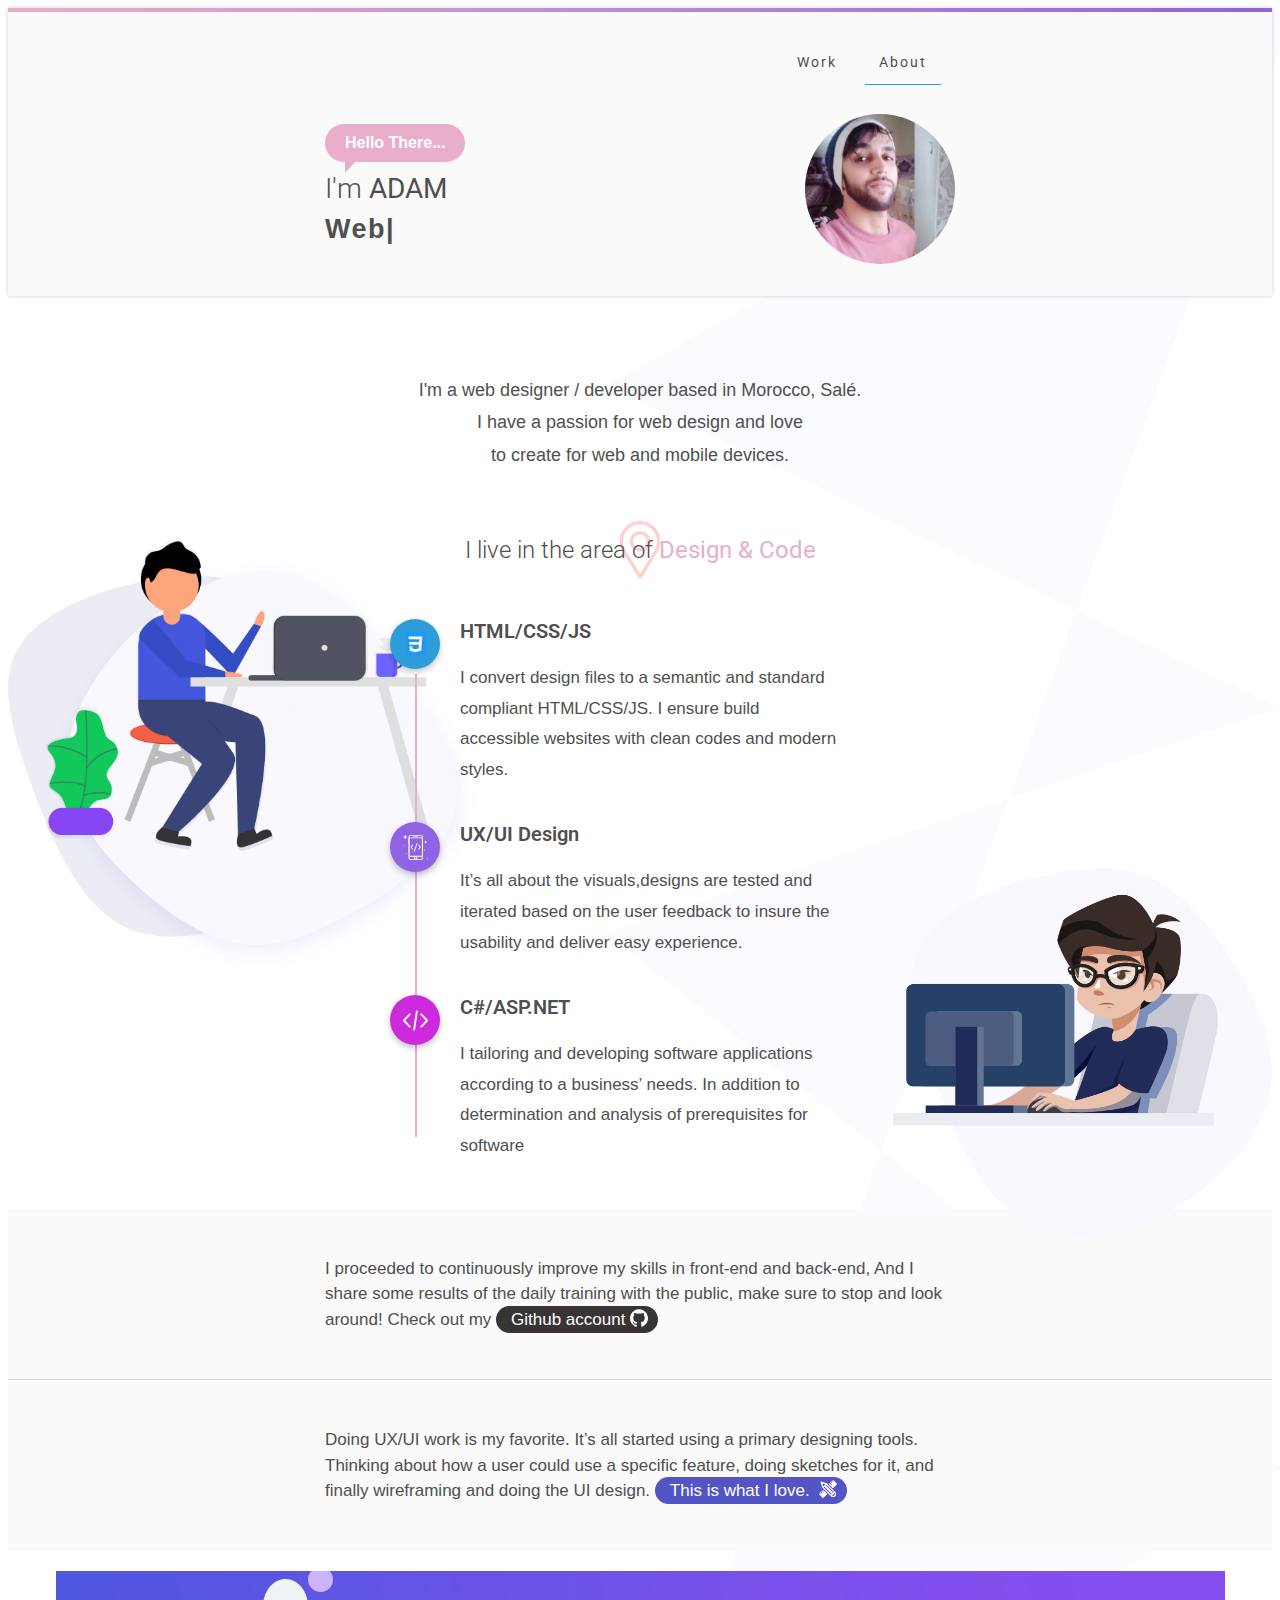
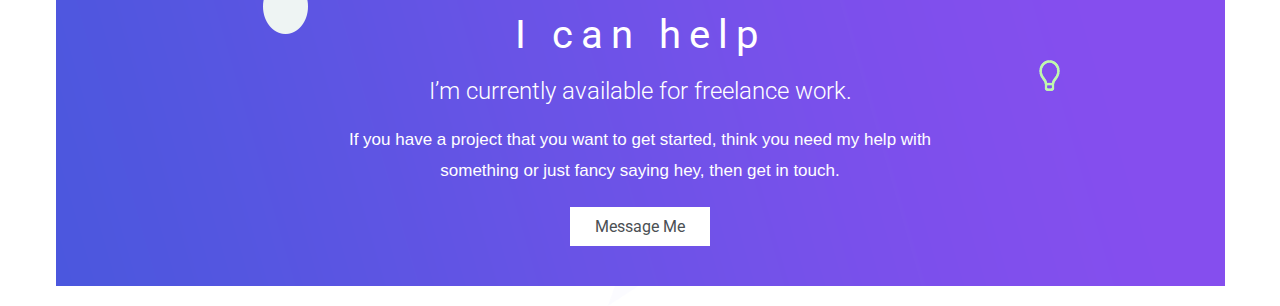
<file: index.html>
﻿<!DOCTYPE html>

<html lang="en" xmlns="http://www.w3.org/1999/xhtml">
<head>
    <meta charset="utf-8" />
    <title>Adam Ramdane</title>
	<meta name="viewport" content="width=device-width , user-scalable=no , initial-scale=1.0 ,maximum-scale=1.0 , minumun-scale=1.0" >
    <link rel="stylesheet" href="stylesheet/index.css" >
	<meta property="og:title" content="ADAM Ramdane">
	<meta property="og:description" content="full stack web developer">
	<meta property="og:image" content="" />
	<meta property="og:url" content="">
	<link href="https://fonts.googleapis.com/css?family=Roboto:400,700" rel="stylesheet">
    <link href="https://fonts.googleapis.com/css?family=Raleway" rel="stylesheet">

    <!-- Global site tag (gtag.js) - Google Analytics -->
    <script async="" src="https://www.googletagmanager.com/gtag/js?id=UA-111408296-1"></script>

</head>
<body>
  <header>
    <div class="nav">
		<div class="container">
			<nav>
				<ul>
					<li>
						<a href="work.html"> Work </a>
					</li>
					<li>
						<a href="about" class="active"> About </a>
					</li>
				</ul>
			</nav>
		</div>
	</div>

	<div class="container">
		
			<div class="p_picture">
				<img src="images/avatar.jpg" alt="avatar"> 
            </div>
            <div class="text">
                <span class="hello">Hello There...</span>
                <h1>I'm <strong>ADAM</strong> </h1>
                <div class="flex">
                <p id="title"> </p>
                <p class="blink">|</p>
                </div>
            </div>
		</div>

  </header>

  <main class="main_content">
      <div class="img"></div>
      <div class="container">
          <p class="about-me">
            I'm a web designer / developer based in Morocco, Salé. <br> I have a passion for web design and love <br/>
            to create for web and mobile devices.
          </p>
          <h2 class="container_title main-title">I live in the area of
              <strong>Design & Code</strong>
          </h2>
      <div class="skill-set">
          <ul>
            <li class="skill-set__item item-1">
                <div class="item-content">
                    <h3 class="skill-name">
                        HTML/CSS/JS
                    </h3>
                    <p class="skill-description">
                        I convert design files to a semantic and standard compliant HTML/CSS/JS. I ensure build accessible websites with clean codes and modern styles.
                    </p>
                </div>
            </li>
            <li class="skill-set__item item-2">
                <div class="item-content">
                    <h3 class="skill-name">
                        UX/UI Design
                    </h3>
                    <p class="skill-description">
                        It’s all about the visuals,designs are tested and iterated based on the user feedback to insure the usability and deliver easy experience.
                    </p>
                </div>
            </li>
            <li class="skill-set__item item-3">
                <div class="item-content">
                    <h3 class="skill-name">
                        C#/ASP.NET
                    </h3>
                    <p class="skill-description">
                        I tailoring and developing software applications according to a business’ needs. In addition to determination and analysis of prerequisites for software 
                    </p>
                </div>
            </li>
          </ul>
      </div>
    </main>

    <section class="work-section githup-section">
        <div class="container">
        <p class="githup-description">
            I proceeded to continuously improve my skills in front-end and back-end, And I share some results of the daily training with the public, 
            make sure to stop and look around! Check out my <a class="githup-link" href="">Github account</a> 
        </p>
        </div>
    </section>
    <section class="work-section UI__UX-section">
        <div class="container">
        <p class="githup-description">
            Doing UX/UI work is my favorite. It’s all started using a primary designing tools.
             Thinking about how a user could use a specific feature, doing sketches for it, and finally wireframing and doing the UI design.
            <span class="ui-ux"> This is what I love. </span>
        </p>
        </div>
    </section>
    <section class="contact-form">
        <div class="container">
            <div class="contact-content">
            <h1>I can help</h1>
            <h2>I’m currently available for freelance work.</h2>
            <p class="contact-description">
                If you have a project that you want to get started, think you need my help with something or just fancy saying hey, then get in touch.
            </p>
         
          <a class="contact-btn" href="mailto:adamramdane.official@gmail.com">Message Me</a>
        </div>
        </div>
    </section>

</body>
<script type="text/javascript" src="./js/index.js"></script>
</html>
</file>
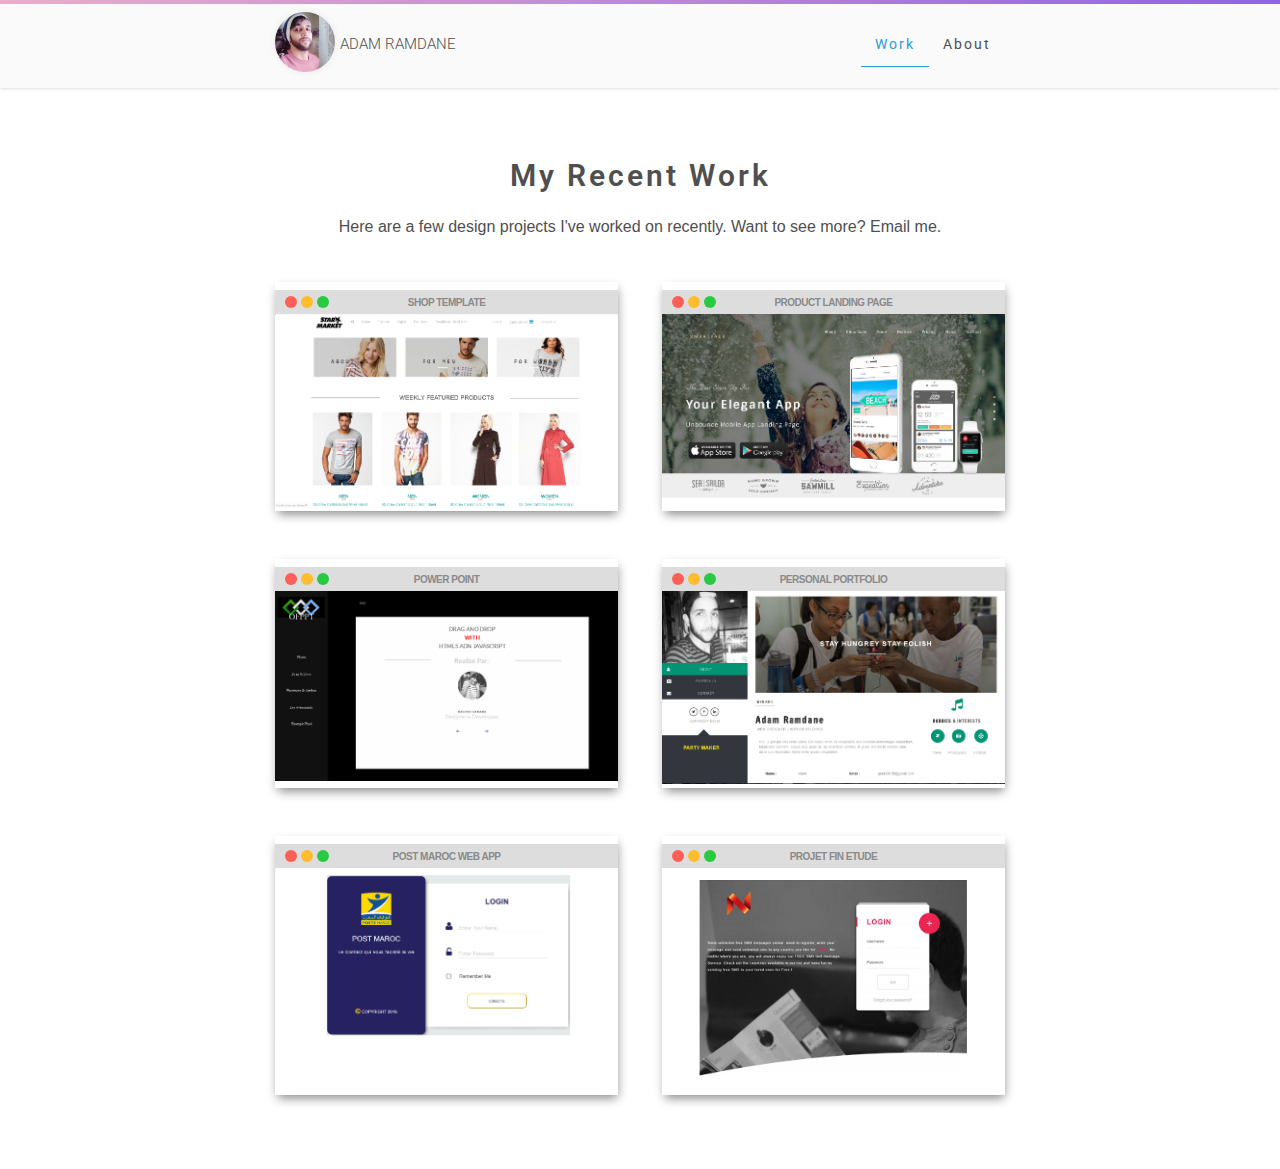
<file: work.html>
<!DOCTYPE html>
<html lang="en">
<head>
    <meta charset="UTF-8">
    <title>Work</title>
    <meta name="viewport"
          content="width=device-width, user-scalable=no, initial-scale=1.0, maximum-scale=1.0, minimum-scale=1.0">
    <link rel="stylesheet" href="stylesheet/work.css">

    <meta property="og:title" content="Kholoud Ameen">
    <meta property="og:description" content="UX, UI Designer & Full stack web developer">
    <meta property="og:image" content="http://--/thumbnail.jpg">
    <meta property="og:url" content="http://--/index.htm">
    <meta name="twitter:card" content="--">

    <link href="https://fonts.googleapis.com/css?family=Roboto:400,700" rel="stylesheet">
    <link href="https://fonts.googleapis.com/css?family=Raleway" rel="stylesheet">

    <!-- Global site tag (gtag.js) - Google Analytics -->
    <script async src="https://www.googletagmanager.com/gtag/js?id=UA-111408296-1"></script>

</head>

<body>
    <header class="small-header">
        <div class="nav">
            <div class="container">
                <nav>
                    <ul>
                        <li class="active">
                           <a href="work.html">Work</a>
                        </li>
                        <li>
                            <a href="index.html">About</a>
                        </li>
                    </ul>
                </nav>
                  <div class="avatar">
                  <div class="image">  <img src="images/avatar.jpg" alt="avatar" /> </div>
                    <h1>ADAM RAMDANE</h1>
                </div>
            </div>
        </div>
    </header>

    <section class="work">
        <div class="container">
            <div class="work-content">
                <h1 class="title">My Recent Work</h1>
                <p>
                    Here are a few design projects I've worked on recently. Want to see more? <a href="mailto:adamramdane.official@gmail.com">Email me.</a>
                </p>
                <ul class="work-list">
                    <li class="work-item__list item1">
                        <a href="https://github.com/GeekRevo1995/shop_template" alt="" class="screen">
                            <div class="bar">
                                <h2>shop template</h2>
                                <i></i>
                            </div>
                            <div class="main">
                                <picture class="bg">
                                    <img src="./images/shop.PNG" />
                                </picture>
                                <div class="tags">
                                    <div>
                                    <ul>
                                        <li>HTMK5</li>
                                        <li>CCSS3</li>
                                        <li>JS</li>
                                        <li>JQUERY</li>
                                        <li>UI/UX</li>
                                    </ul>
                                    </div>
                                </div>
                                <picture class="img">
                                    <img src="./images/shop1.PNG" />
                                </picture>
                            </div>
                            <em class="github">
                                Githup
                            </em>
                        </a>
                    </li>
                    <li class="work-item__list item2">
                        <a href="https://github.com/GeekRevo1995/Landing_page" alt="" class="screen">
                            <div class="bar">
                                <h2>Product Landing page</h2>
                                <i></i>
                            </div>
                            <div class="main">
                                <picture class="bg">
                                    <img src="./images/landing.PNG" />
                                </picture>
                                <div class="tags">
                                    <div>
                                    <ul>
                                        <li>HTML5</li>
                                        <li>CCSS3</li>
                                        <li>JS</li>
                                        <li>UI/UX</li>
                                    </ul>
                                    </div>
                                </div>
                                <picture class="img">
                                    <img src="./images/landing1.PNG" />
                                </picture>
                            </div>
                            <em class="github">
                                Githup
                            </em>
                        </a>
                    </li>
                    <li class="work-item__list item3">
                        <a href="https://github.com/GeekRevo1995/Power-point" alt="" class="screen">
                            <div class="bar">
                                <h2>Power point</h2>
                                <i></i>
                            </div>
                            <div class="main">
                                <picture class="bg">
                                    <img src="./images/expose.PNG" />
                                </picture>
                                <div class="tags">
                                    <div>
                                    <ul>
                                        <li>HTML5</li>
                                        <li>CCSS3</li>
                                        <li>JS</li>
                                        <li>UI/UX</li>
                                    </ul>
                                    </div>
                                </div>
                                <picture class="img">
                                    <img src="./images/expose1.PNG" />
                                </picture>
                            </div>
                            <em class="github">
                                Githup
                            </em>
                        </a>
                    </li>
                    <li class="work-item__list item4">
                        <a href="https://github.com/GeekRevo1995/Personal_Portfolio" alt="" class="screen">
                            <div class="bar">
                                <h2>Personal portfolio</h2>
                                <i></i>
                            </div>
                            <div class="main">
                                <picture class="bg">
                                    <img src="./images/portfolio.PNG" />
                                </picture>
                                <div class="tags">
                                    <div>
                                    <ul>
                                        <li>HTML5</li>
                                        <li>CCSS3</li>
                                        <li>UI/UX</li>
                                        <li>JS</li>
                                        <li>JQUERY</li>
                                    </ul>
                                    </div>
                                </div>
                                <picture class="img">
                                    <img src="./images/portfolio2.PNG" />
                                </picture>
                            </div>
                            <em class="github">
                                Githup
                            </em>
                        </a>
                    </li>
                    <li class="work-item__list item5">
                        <a href="https://github.com/GeekRevo1995/POST_MAROC" alt="" class="screen">
                            <div class="bar">
                                <h2>POST MAROC web app</h2>
                                <i></i>
                            </div>
                            <div class="main">
                                <picture class="bg">
                                    <img src="./images/postmaroc.PNG" />
                                </picture>
                                <div class="tags">
                                    <div>
                                    <ul>
                                        <li>HTML5</li>
                                        <li>CCSS3</li>
                                        <li>UI/UX</li>
                                        <li>JS</li>
                                        <li>ASP.NET</li>
                                        <li>C#</li>
                                        <li>SQL SERVER</li>
                                    </ul>
                                    </div>
                                </div>
                                <picture class="img">
                                    <img src="./images/postmaroc2.PNG" />
                                </picture>
                            </div>
                            <em class="github">
                                Githup
                            </em>
                        </a>
                    </li>
                    <li class="work-item__list item5">
                        <a href="https://www.dropbox.com/s/n6cy8rusjzx8vev/Rapport%20de%20fin%20formation.docx?dl=0" alt="" class="screen">
                            <div class="bar">
                                <h2>Projet fin etude</h2>
                                <i></i>
                            </div>
                            <div class="main">
                                <picture class="bg">
                                    <img src="./images/pfe.PNG" />
                                </picture>
                                <div class="tags">
                                    <div>
                                    <ul>
                                        <li>HTML5</li>
                                        <li>CCSS3</li>
                                        <li>UI/UX</li>
                                        <li>JS</li>
                                        <li>ASP.NET</li>
                                        <li>C#</li>
                                        <li>SQL SERVER</li>
                                    </ul>
                                    </div>
                                </div>
                                <picture class="img">
                                    <img src="./images/pfe1.PNG" />
                                </picture>
                            </div>
                            <em class="github">
                                Githup
                            </em>
                        </a>
                    </li>
                    
                    
            </ul>
            </div>
        </div>
    </section>

</body>
</file>
<file: stylesheet/index.css>
﻿@import 'https://fonts.googleapis.com/css?family=Roboto';
html {
    font-family: 'Roboto', sans-serif;
    -webkit-font-smoothing: antialiased;
    -moz-osx-font-smoothing: grayscale;
    color: #4F4F4F;
}
body{
    background-image: url(../images/body-bg.png);
    background-size: contain;
    height: 100%;
    background-repeat: no-repeat;
    background-position: right;
}
ul,li{
    margin: 0;
    padding: 0;
    list-style: none;
}
p{
    line-height: 1.8em;
    font-weight: 300;
    font-family:adobe-garamond-pro,HelveticaNeue-Light,"Helvetica Neue Light","Helvetica Neue",Helvetica,Arial,"Lucida Grande",sans-serif;
}
.blink {
    animation: blink 0.5s infinite;
  }
  @keyframes blink{
    to { opacity: .0; }
  }
.flex{
    display: flex;
}
header{
	background: #FAFAFA;
    box-shadow: 0 0 4px #00000033;
    color: #4F4F4F;
    padding-top: 32px;
    padding-bottom: 32px;
    background-image: linear-gradient(to right, #e9aeca, #8F63E3);
    background-size: 100% 4px;
    background-repeat: no-repeat;
    background-position: top center;
}
.container{
    width: 630px;
    margin:0 auto;
    padding: 0 25px;
    max-width: 100%;
}
.nav .container{
    display: flex;
    flex-direction: row-reverse;
}
li{
    list-style: none;
}
a {
    color: #4b5054 ; /* blue colors for links too */
    text-decoration: inherit; /* no underline */
  }
  .nav{
      margin: 0 20px 30px;
  }
.nav ul{
    display: flex;
}
.nav ul li{
    padding: 1em;
    color:#4b5054;
    letter-spacing: 2px;
    font-size: 14px;
}
.active{
    border-bottom:1px solid #2D9CDB;   
    padding: 1em;
}
ul li.active-link>a{
    text-decoration: underline;
    color:#2D9CDB;
}
header .container{
    display: flex;
    justify-content:space-between;
    align-items: center;
}
.p_picture{
     display: flex;
     flex-direction: row-reverse;
    background: 0 0 8px 0 #2D9CDB;
    overflow: hidden;
    width: 150px;
    height: 150px;
    border-radius: 100%;
    order: 2;
    position: relative;
}
header h1{
    font-size: 28px;
    font-weight: 300;
    margin: 0;
    padding: 0;
}
.text{
    order: 1;
    position: relative;
}
.text p{
    font-weight: 600;
    font-size: 27px;
    letter-spacing: 1.5px;
    margin:0;
    padding:0;
}
.text .hello{
    display: inline-block;
    position: relative;
    background-color:#e9aeca;
    border-radius: 25px;
    color: white;
    font-weight: 700;
    font-family: sans-serif; 
    padding: 10px 20px;
    margin-bottom: 10px;
}
.text .hello::before{
    content: "";
    position: absolute;
    width: 0;
    height: 0;
    border-left: 12px solid #e9aeca;
    border-right: 28px solid transparent;
    border-bottom: 13px solid transparent;
    bottom: -11px;
}


.p_picture img{
    width: 150px;
    height: 150px;
    object-fit: cover;
}

/*------------------- MAin Content ----------------------*/

.about-me{
   text-align: center;
   font-size: 18px;
   padding: 30px;
}
.main_content{
    position: relative;
    padding:30px 0;
    background-repeat: no-repeat;
    background-size: 37%;
    background-position: left;
    background-image: url(../images/about-us.png);
}
.img{
    position: absolute;
    background-repeat: no-repeat;
    background-size: 30%;
    background-position: right;
    width: 100%;
    height: 100%;
    top: 300px;
    background-image: url(../images/banner-image.png);
}
.container .container_title{
    text-align: center;
    color: #4F4F4F;
    font-weight: 300;
    padding:15px 0;
}
.container_title strong{
    color:#e9aeca;
}
.main-title{
    background-image: url(../images/placeholder.svg);
    background-position: center;
    background-size: contain;
    background-repeat: no-repeat;
}

/*---------------------- Skills Section -----------------------*/

@media (min-width:630px){
    .skill-set{
        padding: 0 65px;
    }
}

.skill-set__item{
    position: relative;
    display: flex;
}
.item-1::before{
    background: url(../images/html.svg) 50% no-repeat #2D9CDB;
    background-size: 25px;
}
.item-2::before{
    background: url(../images/ui-ux.svg) 50% no-repeat #8F63E3;
    background-size: 25px;
    color: white;
}
.item-3::before{
    background: url(../images/code.svg) 50% no-repeat rgb(206, 42, 221);
    background-size: 25px;
}
.skill-set__item::before{
    content: "";
    display: block;
    margin: 20px 20px 0 0;
    height: 50px;
    border-radius: 50%;
    z-index: 1;
    box-shadow: 0 3px 6px #0000003b;
    flex: 0 0 50px;
}
.item-content .skill-name{
    font-size: 20px;
    font-weight: 600;
}
.item-content .skill-description{
    font-size: 17px;
    font-weight: 300;
}
.skill-description{
    padding-right: 50px;
}
.skill-set__item:nth-child(1)::after,.skill-set__item:nth-child(2)::after{
    content: "";
    position: absolute;
    top: 75px;
    left:25px;
    width: 2px;
    height: 150%;
    background-color: #e9aeca;
}
/*---------------------- info section ------------------*/

.work-section{
    background-color: #FAFAFA;
    padding: 30px 0 30px;
}
.githup-section{
    border-bottom: 1px solid #d9dadb;
}
.githup-description{
    line-height: 1.5em;
    font-size: 17px;
    font-weight: 300;
}
.githup-link{
    background-color: #383434;
    padding: 4px 15px;
    border-radius: 25px;
    color: white;
}
.githup-link::after{
    content: "";
    position: relative;
    display: inline-block;
    background: url(../images/github-logo.svg) no-repeat;
    width: 18px;
    height: 18px;
    background-position: right;
    background-size: contain;
    left: 5px;
    top: 2px;
}
.githup-description .ui-ux{
    background-color: #5355c4;
    padding: 4px 15px;
    border-radius: 25px;
    color: white;
}
.githup-description .ui-ux::after{
    content: "";
    position: relative;
    display: inline-block;
    background: url(../images/design.svg) no-repeat;
    width: 18px;
    height: 18px;
    background-position: right;
    background-size: contain;
    left: 5px;
    top: 2px;    
}

/*--------------------- contact Area ----------------------*/

.contact-form{
    padding: 40px 0;
    margin: 20px auto;
    color: white;
    text-align: center;
    background-image: url(../images/subscribe-bg.png);
    background-repeat: no-repeat;
    background-position: center;

}
.contact-content h1{
    color: white;
    font-size: 2.5em;
    letter-spacing: .2em;
    font-weight: 400;
    margin: 0;
}
.contact-content h2{
    font-weight: 300;
    color: white
}
.contact-description{
    font-size: 17px;
}
.contact-btn{
    background-color: white;
    padding: 10px 20px;
    display: block;
    width: 100px;
    margin: 20px auto 0;
}

@media all and (max-width: 800px){
    .main_content{
        background-image: none !important;
    }
    .img{
        background: none !important;
    }
    header .container{
        display: block;
        padding: 0;
    }
    .container{
        padding: 0;
    }
    .p_picture{
        margin: 0 auto;
    }
   .text , .flex{
       text-align: center;
   }
   .flex #title{
    position: relative;
    margin: 0 auto;
   }
   .flex .blink{
    display: none;
}
.githup-link , .githup-description .ui-ux{
    display: inline-block;
}
}
@media all and (min-width: 650px){
header .container {
    flex-direction: initial;
 }
}
</file>
<file: stylesheet/work.css>
@import 'https://fonts.googleapis.com/css?family=Roboto';
html {
    font-family: 'Roboto', sans-serif;
    -webkit-font-smoothing: antialiased;
    -moz-osx-font-smoothing: grayscale;
    color: #4F4F4F;
}
body{
	margin:0;
	padding:0;
}
p{
    line-height: 1.8em;
    font-weight: 300;
    font-family:adobe-garamond-pro,HelveticaNeue-Light,"Helvetica Neue Light","Helvetica Neue",Helvetica,Arial,"Lucida Grande",sans-serif;
}
a{
    color: #4b5054 ; /* blue colors for links too */
    text-decoration: none; /* no underline */
}
ul,li{
    list-style: none;
    margin: 0;
    padding: 0;
}
header{
	background: #FAFAFA;
    box-shadow: 0 0 4px #00000033;
    color: #4F4F4F;
    padding-top: 32px;
    padding-bottom: 32px;
    background-image: linear-gradient(to right, #e9aeca, #8F63E3);
    background-size: 100% 4px;
    background-repeat: no-repeat;
    background-position: top center;
}
.small-header{
    padding: 12px;
}
.small-header nav{
    margin: 0;
}
.container{
    width: 730px;
    margin:0 auto;
    padding: 0 25px;
    max-width: 100%;
}
.small-header .container{
    display: flex;
    flex-direction: row-reverse;
    align-items: center;
    justify-content: space-between;
}
.avatar{
    display: flex;
    align-items: center;
}
.avatar img{
    border-radius: 50%;
    width: 60px;
    height: 60px;
    box-shadow: 0 0 8px 0px #00000012;
    position: relative;
    overflow: hidden;
}
.container nav ul{
    display: flex;
}
.container nav ul li{
    padding: 1em;
    color:#4b5054;
    letter-spacing: 2px;
    font-size: 14px;
    list-style: none;
}
.avatar h1{
    font-size: 15px;
    font-weight: 300;
    font-family: roboto;
    padding: 0 5px;
}
.active
{
    border-bottom:1px solid #2D9CDB;   
    padding: 1em;
}
ul li.active>a{
    color:#2D9CDB;
}

/*------------- work section -----------------*/

.work-content{
    text-align: center;
    padding: 50px 0;
}
.work-content .title{
    font-size: 30px;
    font-weight: 600;
    letter-spacing: .1em;
    font-family: roboto;
}
.work-list{
    display: flex;
    flex-wrap: wrap;
    position: relative;
    justify-content: space-between;
    -moz-transition: opacity .3s ease-out;
    -o-transition: opacity .3s ease-out;
    -webkit-transition: opacity .3s ease-out;
    transition: opacity .3s ease-out
}

.work-item__list{
    flex:0 0 47%;
    display: block;
    margin: 1.5em 0;
    position: relative;
    overflow: hidden;
    -webkit-box-shadow: 1px 5px 10px -2px rgba(133,133,133,1);
-moz-box-shadow: 1px 5px 10px -2px rgba(133,133,133,1);
box-shadow: 1px 5px 10px -2px rgba(133,133,133,1);
}
.work-list .screen{
    position: relative;
    z-index: 10;
    display: block;
}
.work-list .bar{
    position: relative;
    display: block;
    height: 24px;
    background-color: #ddd;
    width: 100%;
    color: #6a6a6a;
    z-index: 10;
}
.work-list .bar h2{
    content: attr(data-text);
    text-align: center;
    font-size: 10px;
    text-transform: uppercase;
    font-family: MontSerrat,Tahoma,Arial,sans-serif;
    font-weight: 700;
    line-height: 26px;
    letter-spacing: -.5px;
    color: #8a8a8a;
    -moz-transition-delay: 0s,0s;
    -o-transition-delay: 0s,0s;
    -webkit-transition-delay: 0s,0s;
    transition-delay: 0s,0s;
}
.work-list .bar i{
    height: 12px;
    width: 12px;
    display: inline-block;
    background-color: #ff5f57;
    border-radius: 50%;
    position: absolute;
    top: 6px;
    left: 10px;
}
.work-list .bar i::before{
    height: 12px;
    width: 12px;
    display: inline-block;
    border-radius: 50%;
    position: absolute;
    content: " ";
    left: 16px;
    background-color: #ffbd2e;
    top: 0;
}
.work-list .bar i::after{
    height: 12px;
    width: 12px;
    display: inline-block;
    border-radius: 50%;
    position: absolute;
    content: " ";
    left: 32px;
    background-color: #28ca41;
    top: 0;
}
.work-list .main{
    background-size: cover;
    position: relative;
    background-position: center center;
    display: block;
    width: 100%;
    border-radius: 0;
    -moz-transform-style: flat;
    -webkit-transform-style: flat;
    transform-style: flat;
}
.work-list .main .bg{
    width: 100%;
    height: 100%;
    position: relative;
    top: 0;
    left: 0;
    z-index: 1;
}
.work-list .main .bg img,.img img{
    object-fit: cover;
    max-width: 100%;
}
.main .img{
    width: 100%;
    height: 0%;
    position: absolute;
    top: 0;
    left: 0;
    z-index: 0;
    bottom: 100%;
    overflow: hidden;
    transition: .3s ease;
}
.work-item__list:hover .main .img{
    bottom: 0;
    height: 100%;
    z-index: 2;
}

.github{
    background-color: transparent;
    background-image: url('https://caferati.me/images/github.svg');
    background-size: cover;
    display: block;
    height: 100px;
    position: absolute;
    right: 0;
    top: 0;
    width: 100px;
    z-index: 1001;
    text-indent: -9999em;
}
.tags{
    opacity: 1;
    position: absolute;
    text-align: left;
    top: 0;
    left: 0;
    width: 100%;
    height: 100%;
    z-index: 8;
    display: block;
}
.tags div{
    display: block;
    height: 100%;
    margin: 0 auto;
    width: 80%;
    position: relative;
    display: -webkit-flex;
    -webkit-align-items: center;
    display: flex;
    align-items: center;
}
.tags div ul{
    margin: 0 auto;
    display: block;
    text-align: center;
    position: relative;
    -moz-transform-style: preserve-3d;
    -webkit-transform-style: preserve-3d;
    transform-style: preserve-3d;
}
.tags div ul li{
    display: inline-block;
    padding:.5em;
    background-color: #313131;
    color: #999;
    border-width: 1px 1px 2px 1px;
    border-style: solid;
    border-color: #222;
    border-radius: 3px;
    text-transform: uppercase;
    font-family: MontSerrat,Tahoma,Arial,sans-serif;
    font-weight: 700;
    font-size: .75em;
    box-shadow: 1px 1px 0 rgba(0,0,0,.25);
    margin: 2px;
    top: 50px;
    z-index: 0;
    transition: .3s ease;
    opacity: 0;
    position: relative;
    text-shadow: -1px -1px 0 #3f3f3f, -1px 0 0 #3f3f3f, -1px 1px 0 #3f3f3f, 0 -1px 0 #3f3f3f, 0 0 0 #3f3f3f, 0 1px 0 #3f3f3f, 1px -1px 0 #3f3f3f, 1px 0 0 #3f3f3f, 1px 1px 0 #3f3f3f;
}
.work-item__list:hover .tags div ul li{
    opacity: 1;
    top: 0;
}

@media all and (max-width: 810px){
.work-item__list{
    flex: 50%;
    margin: 1.5em;
}
.work-list{
    flex:none;
}
.work-list .main .bg img,.img img{
    object-fit: cover;
}
.container{
    padding: 0;
}
}
</file>
